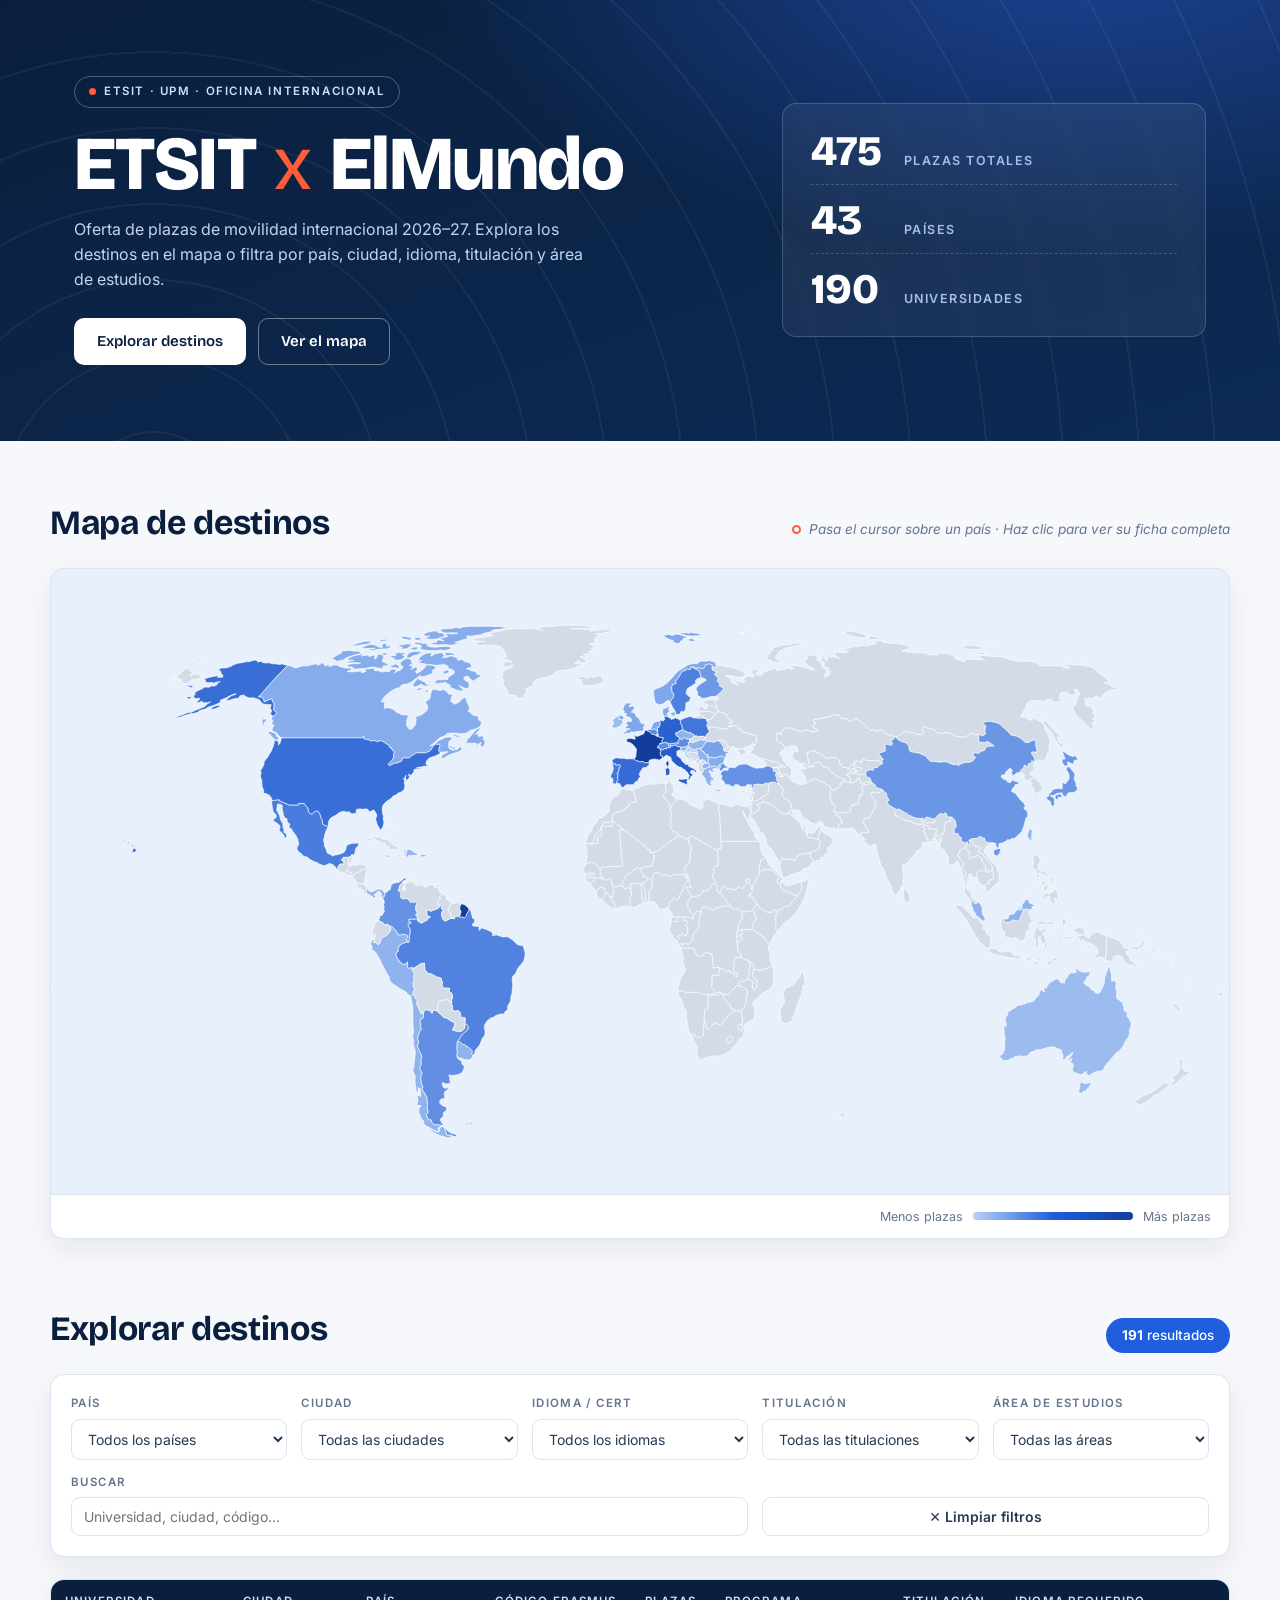
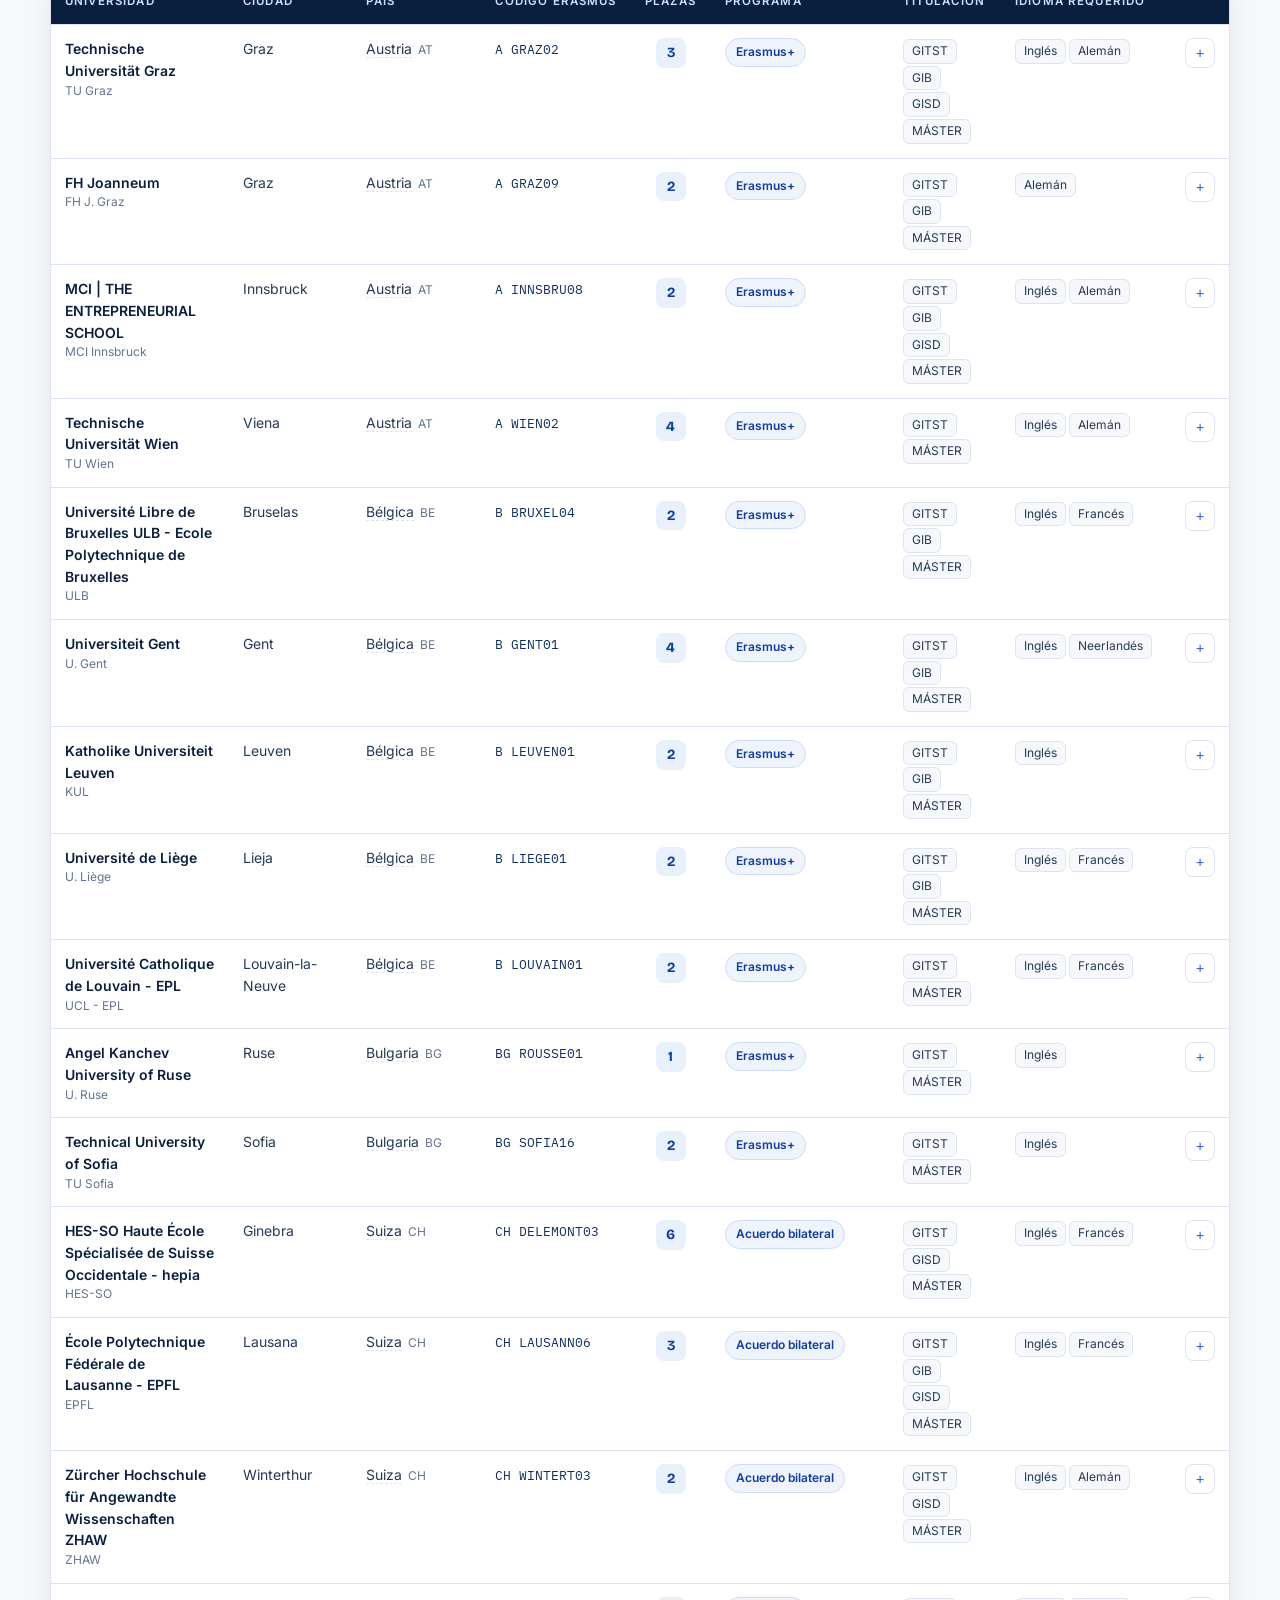
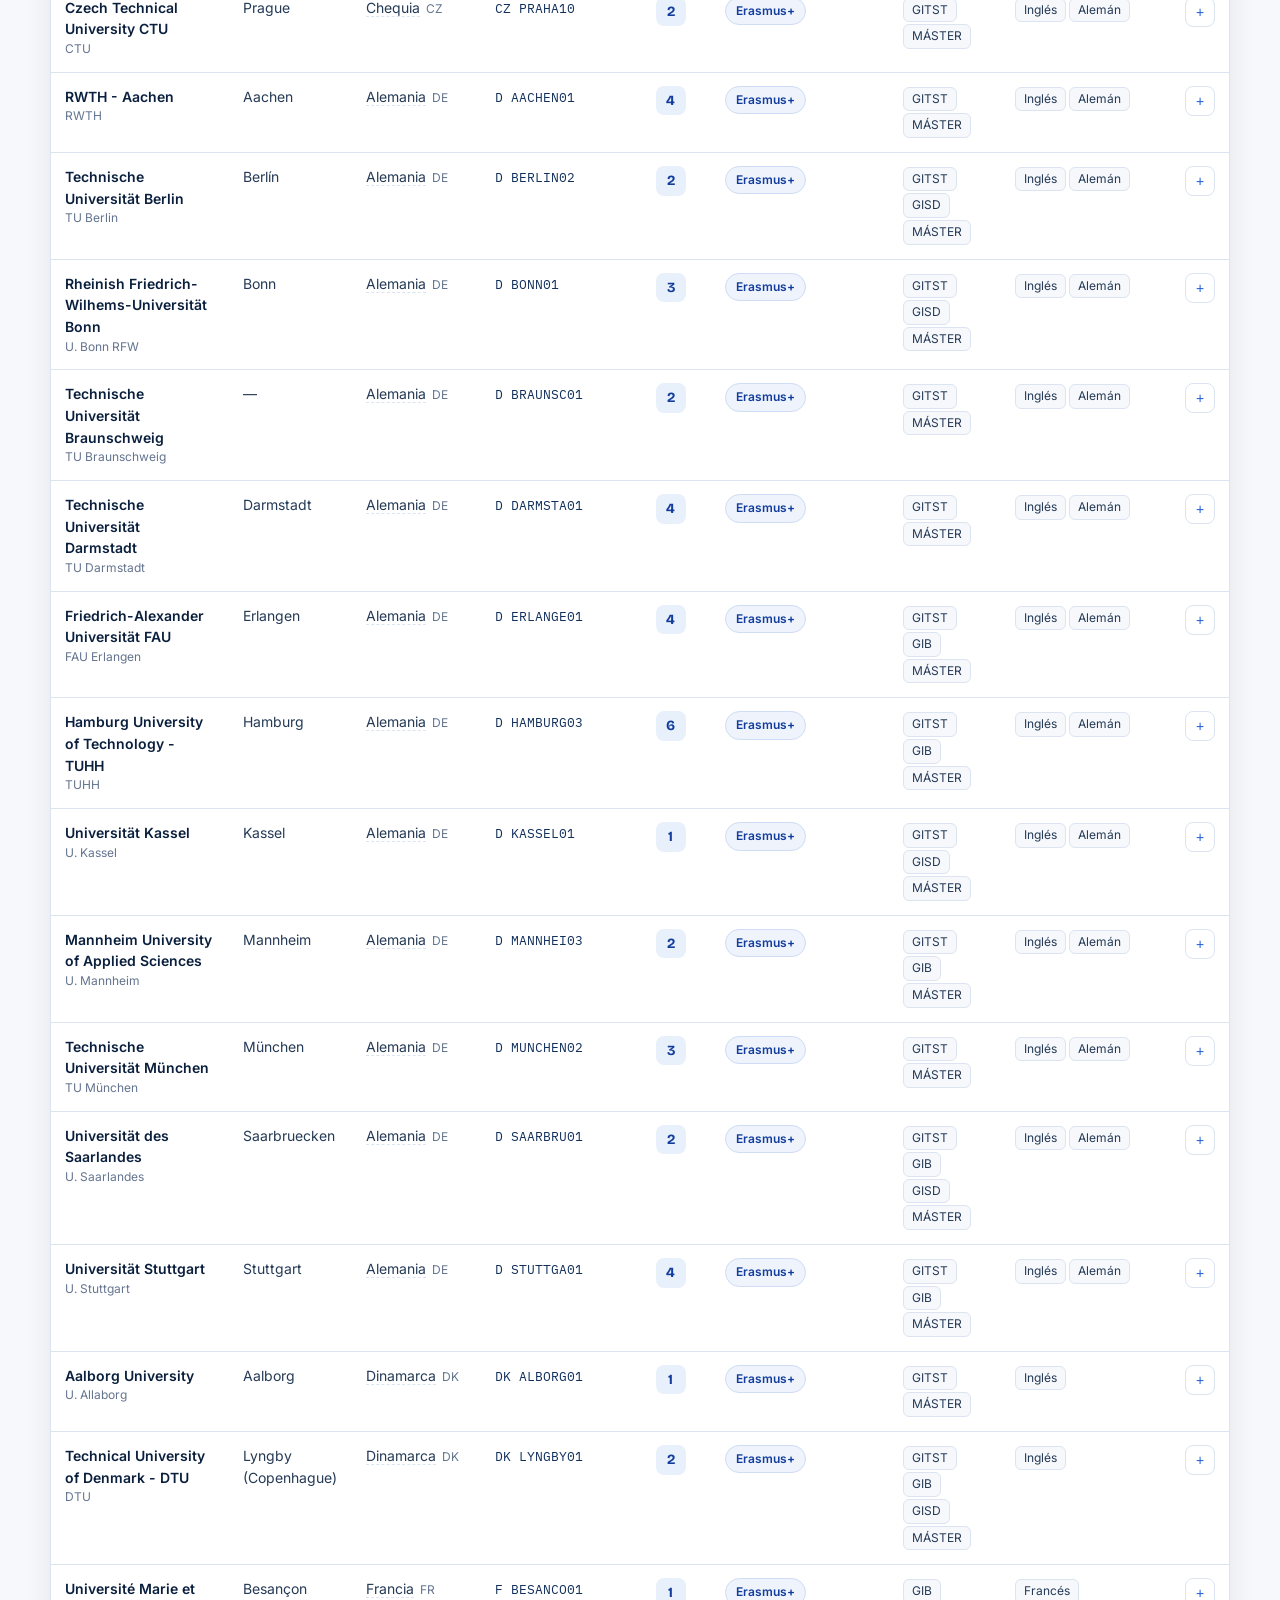
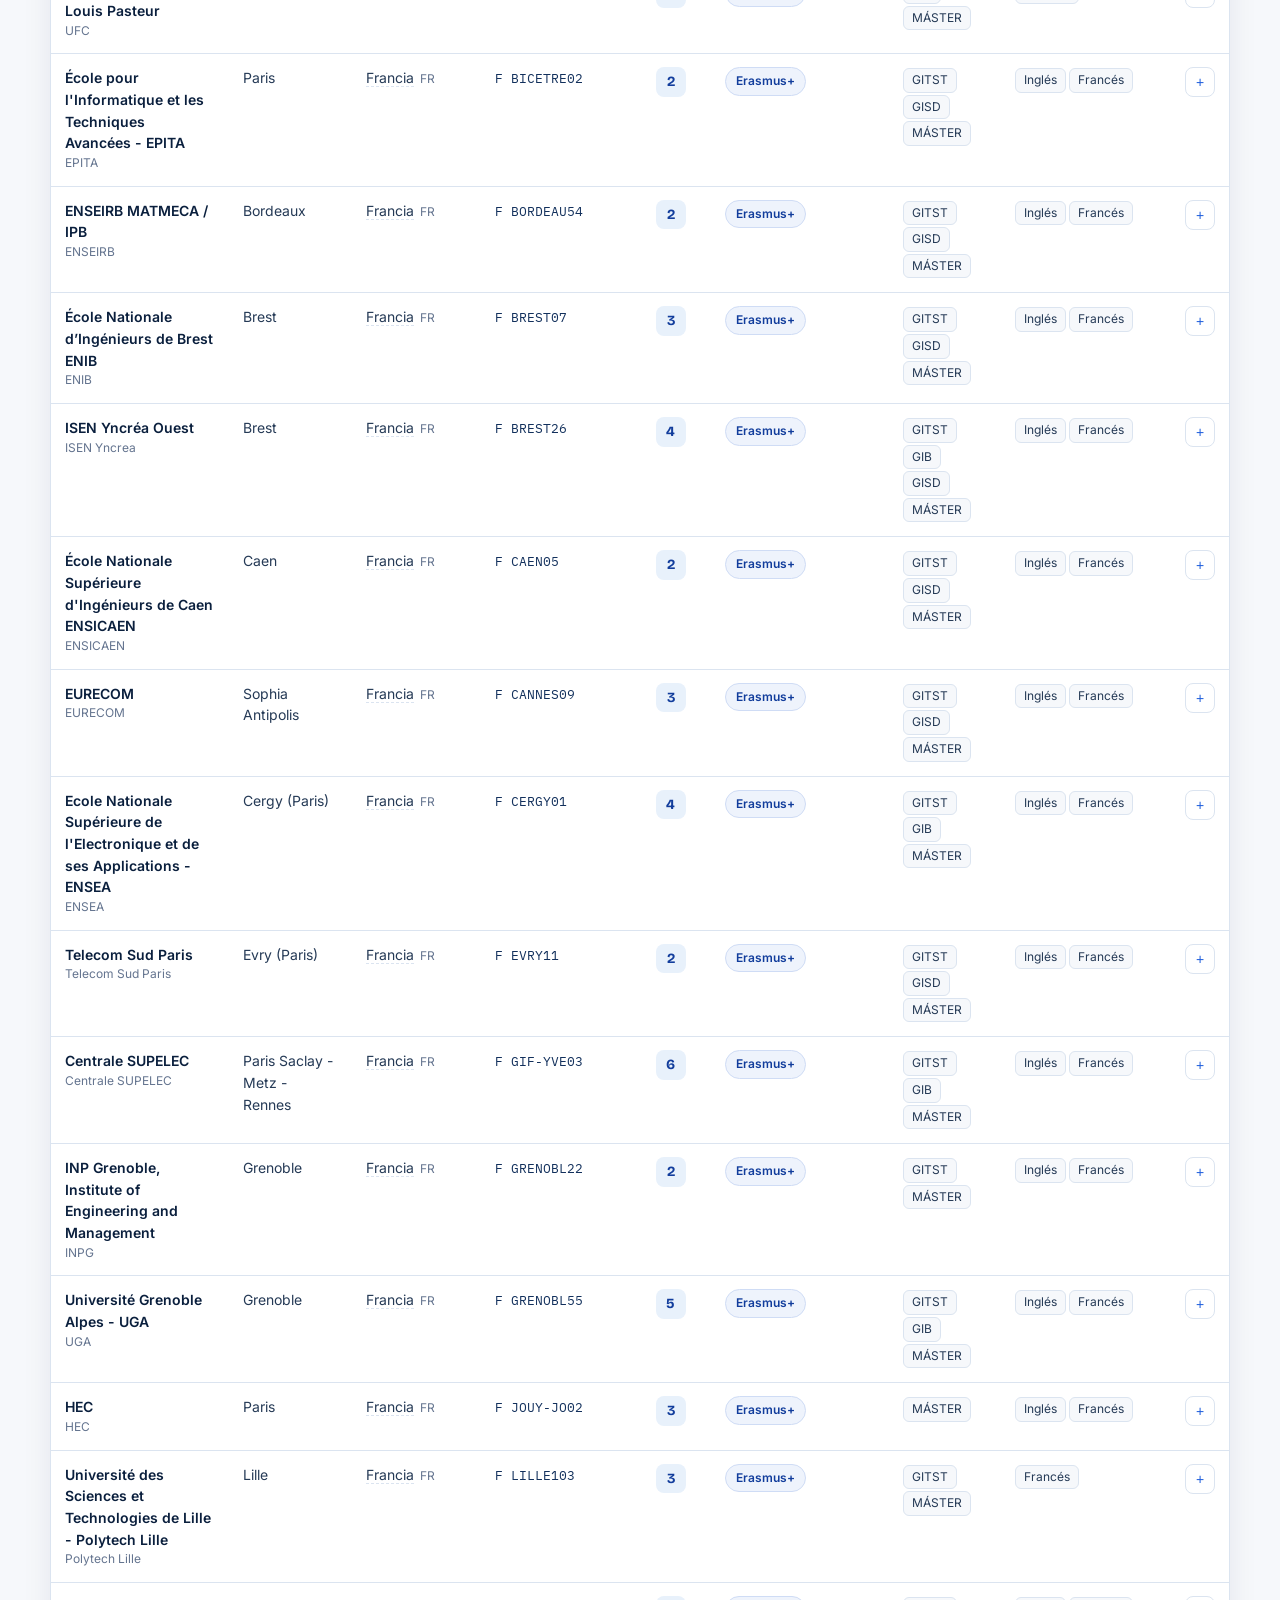
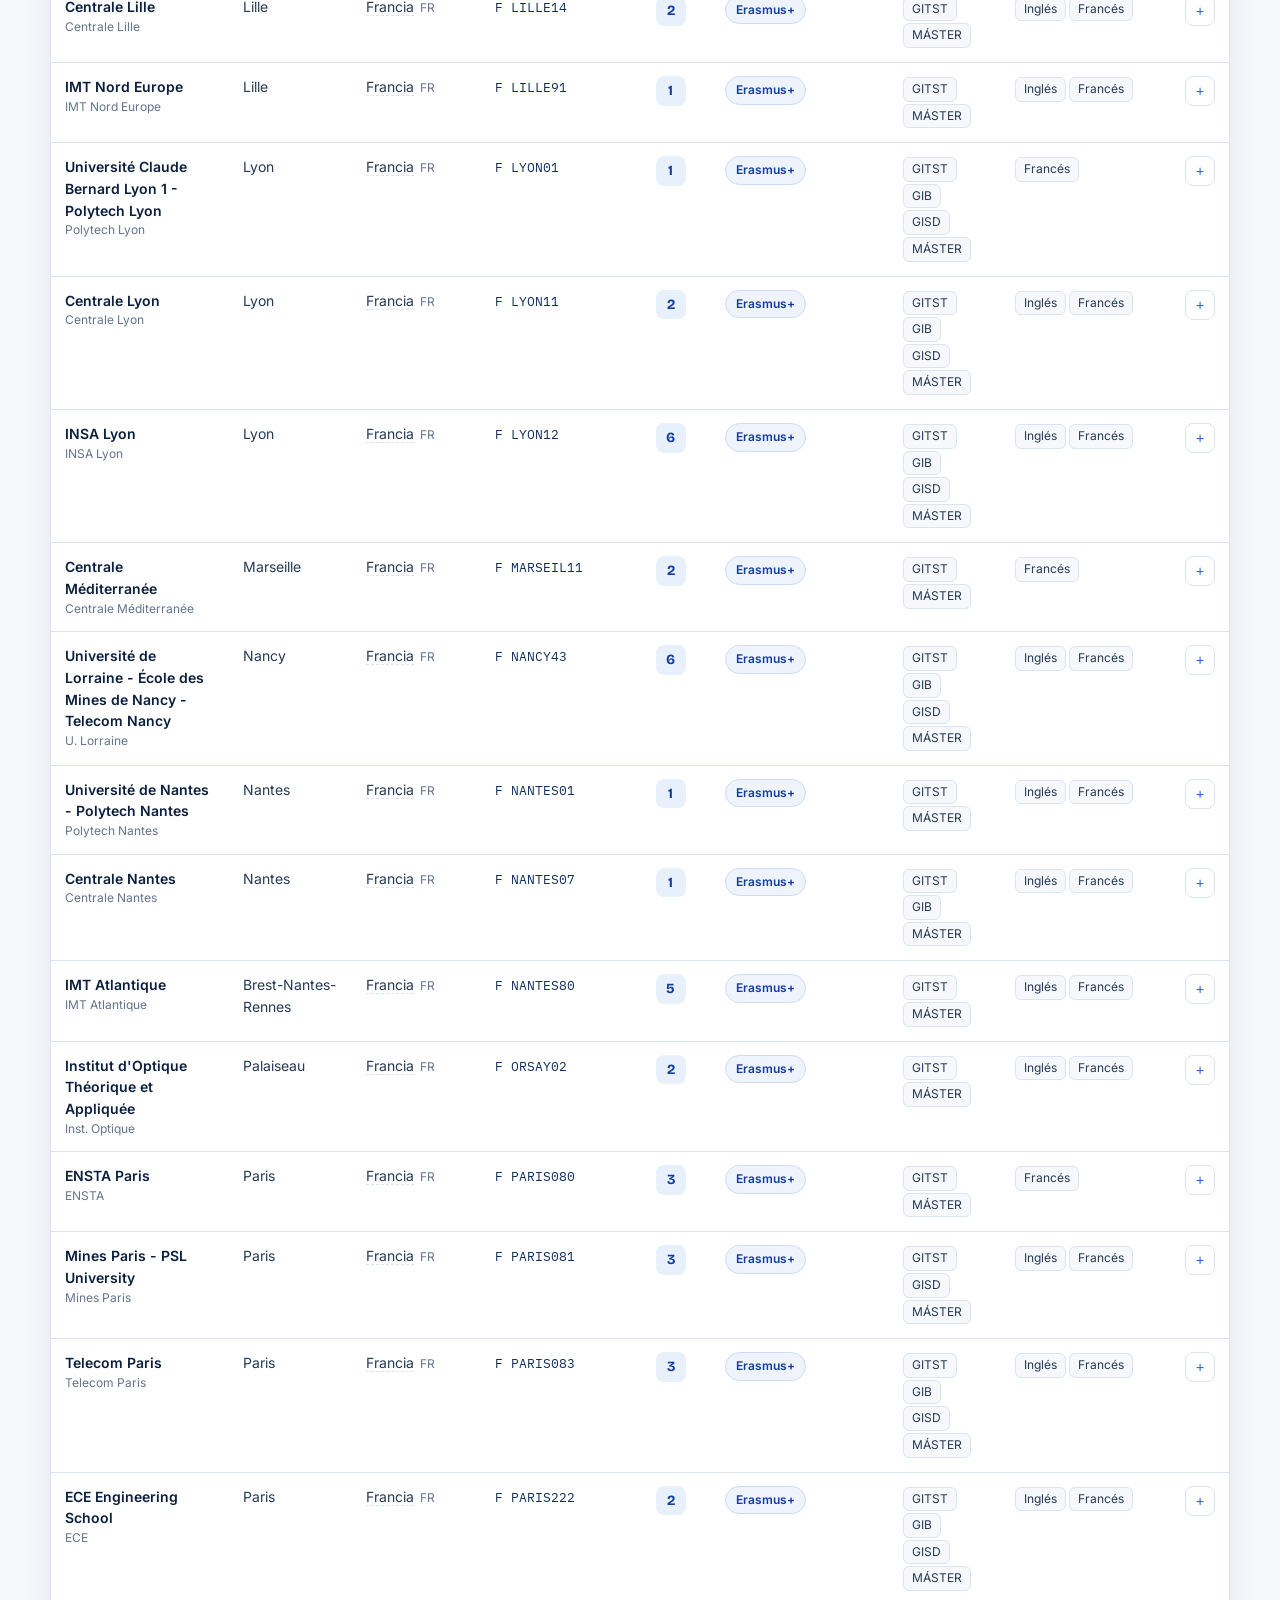
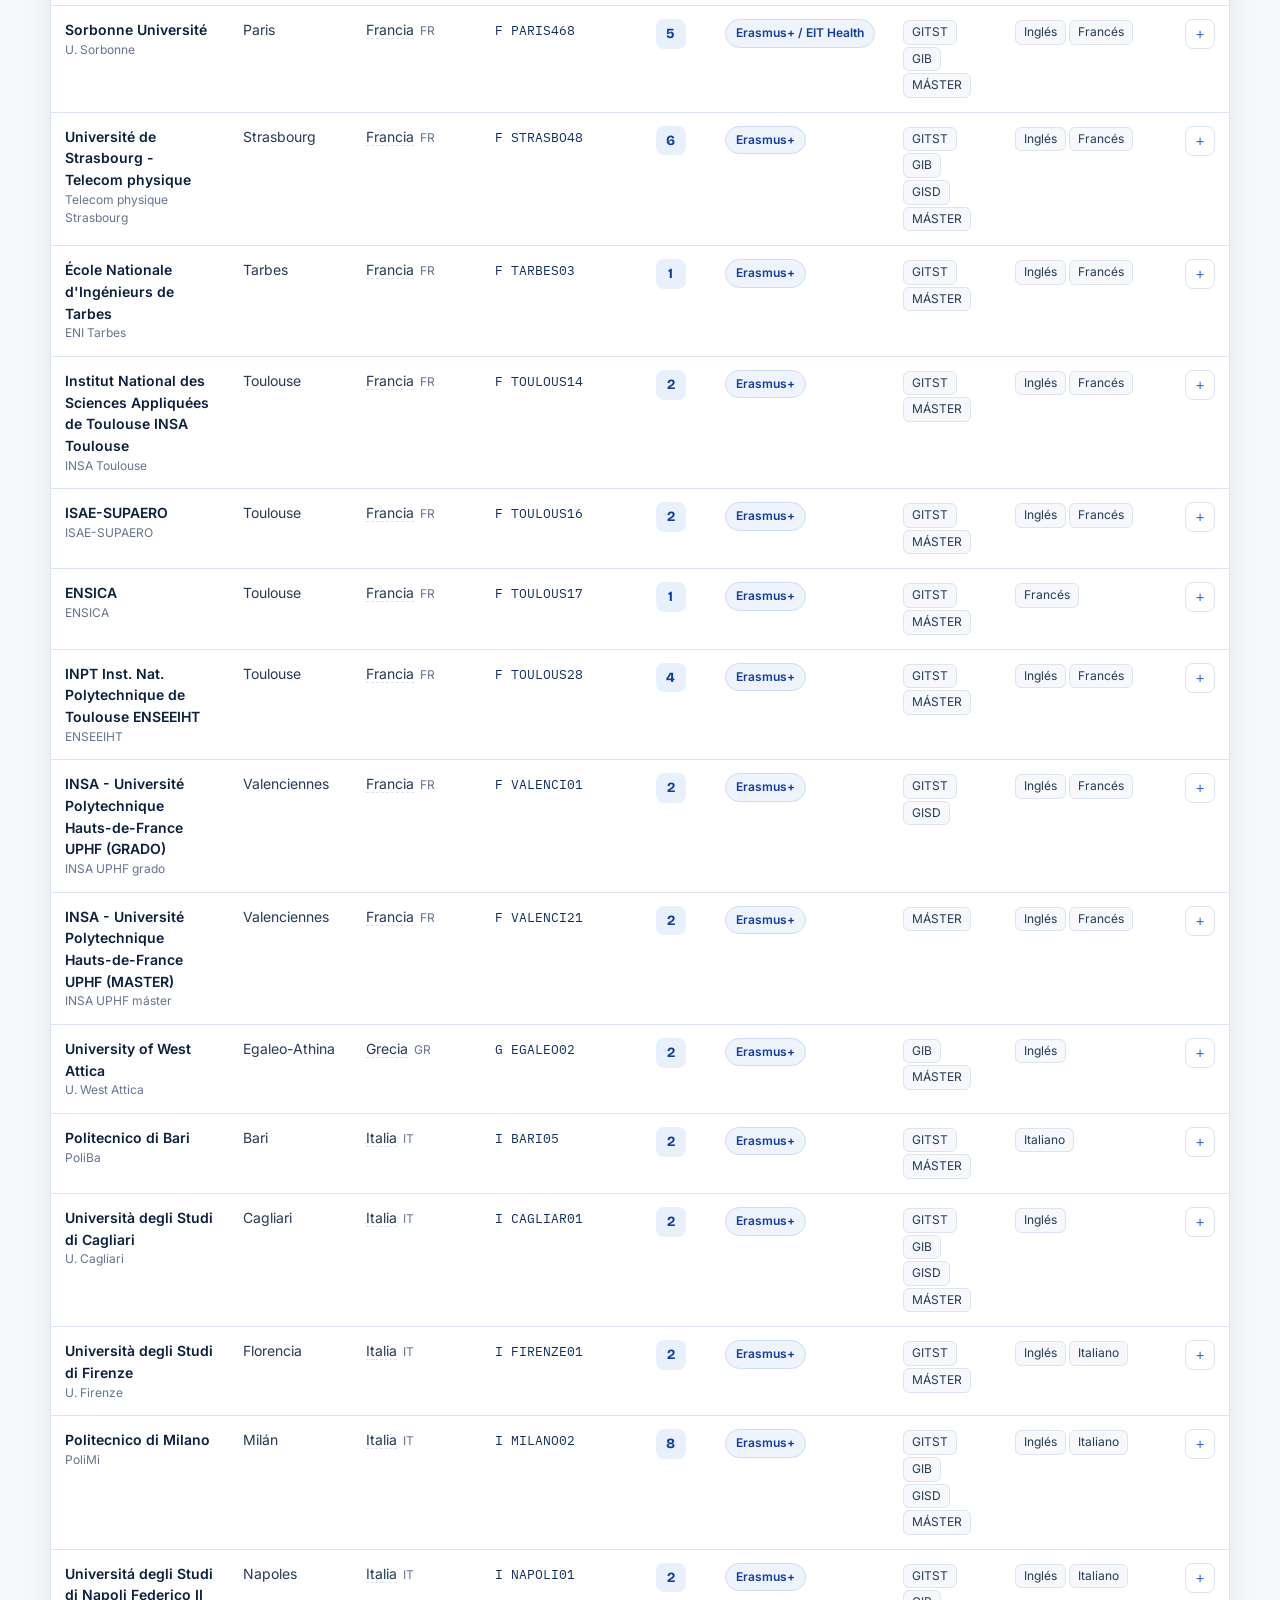
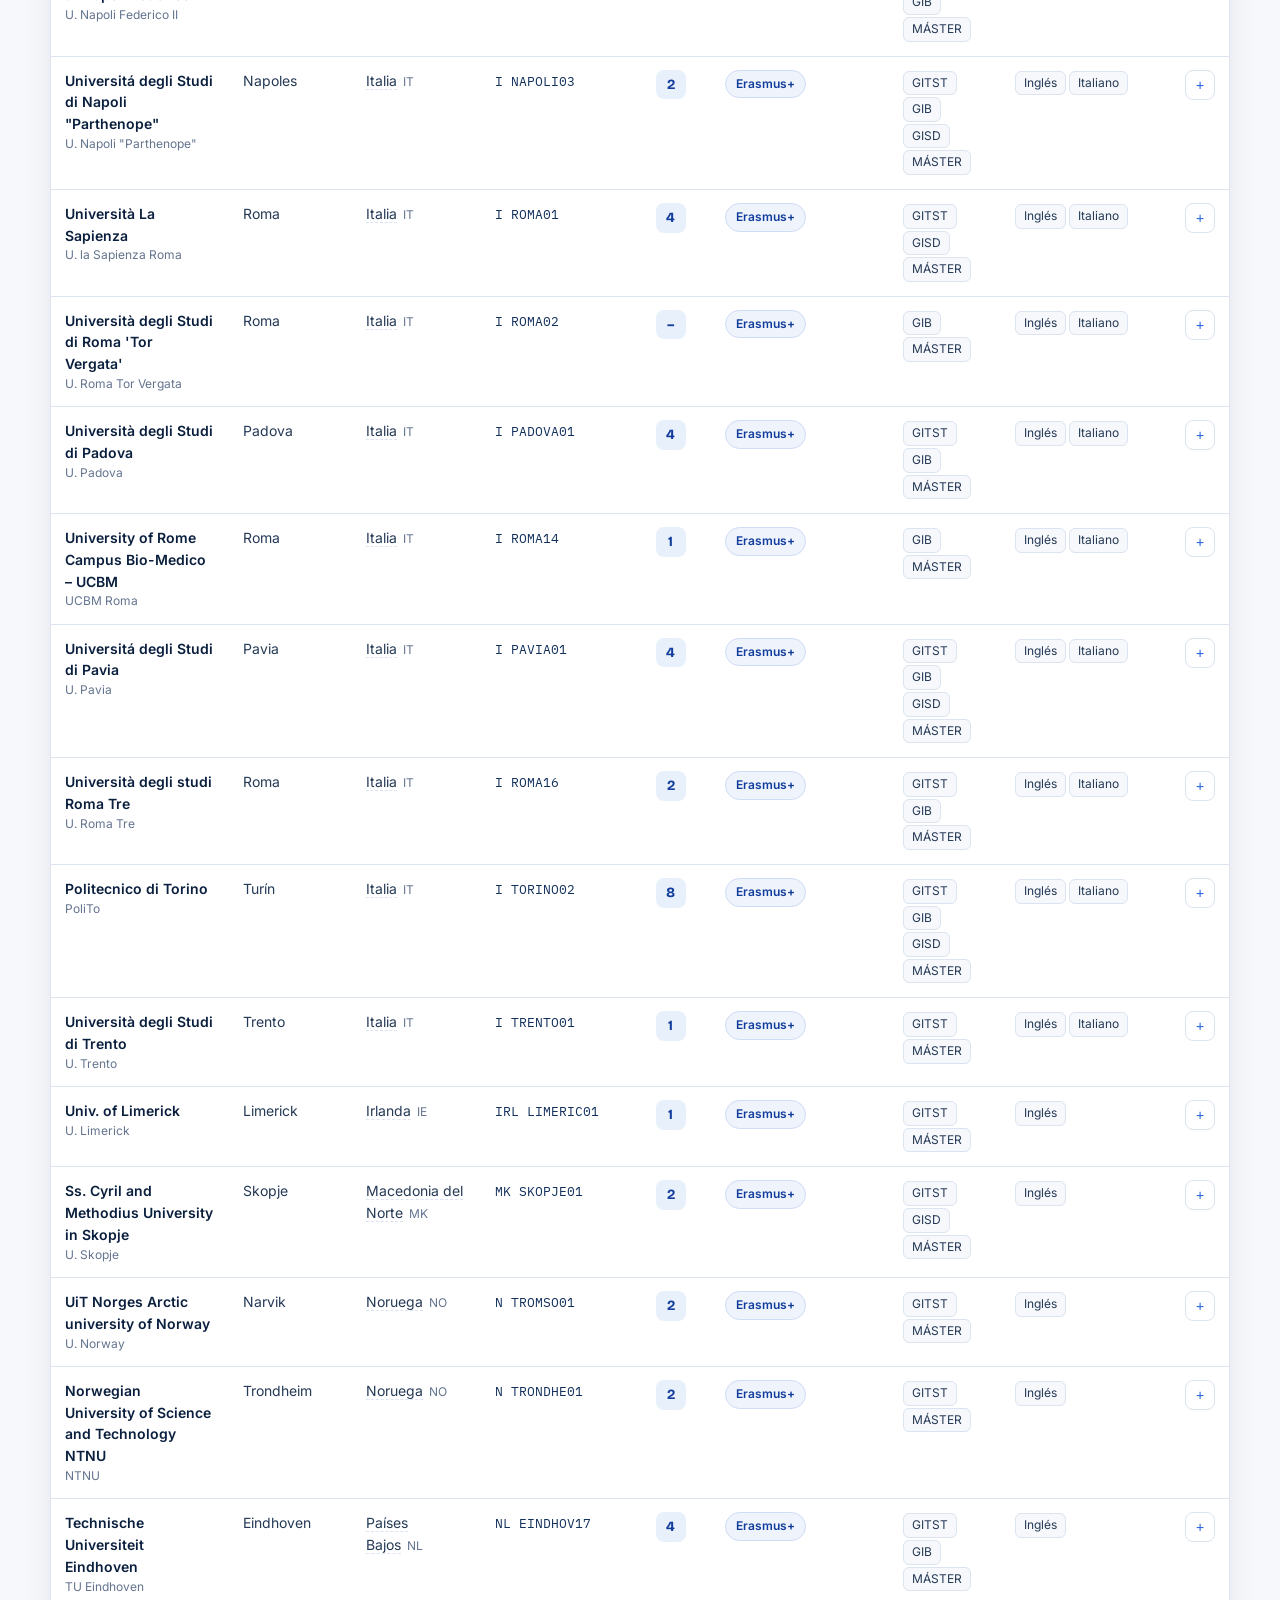
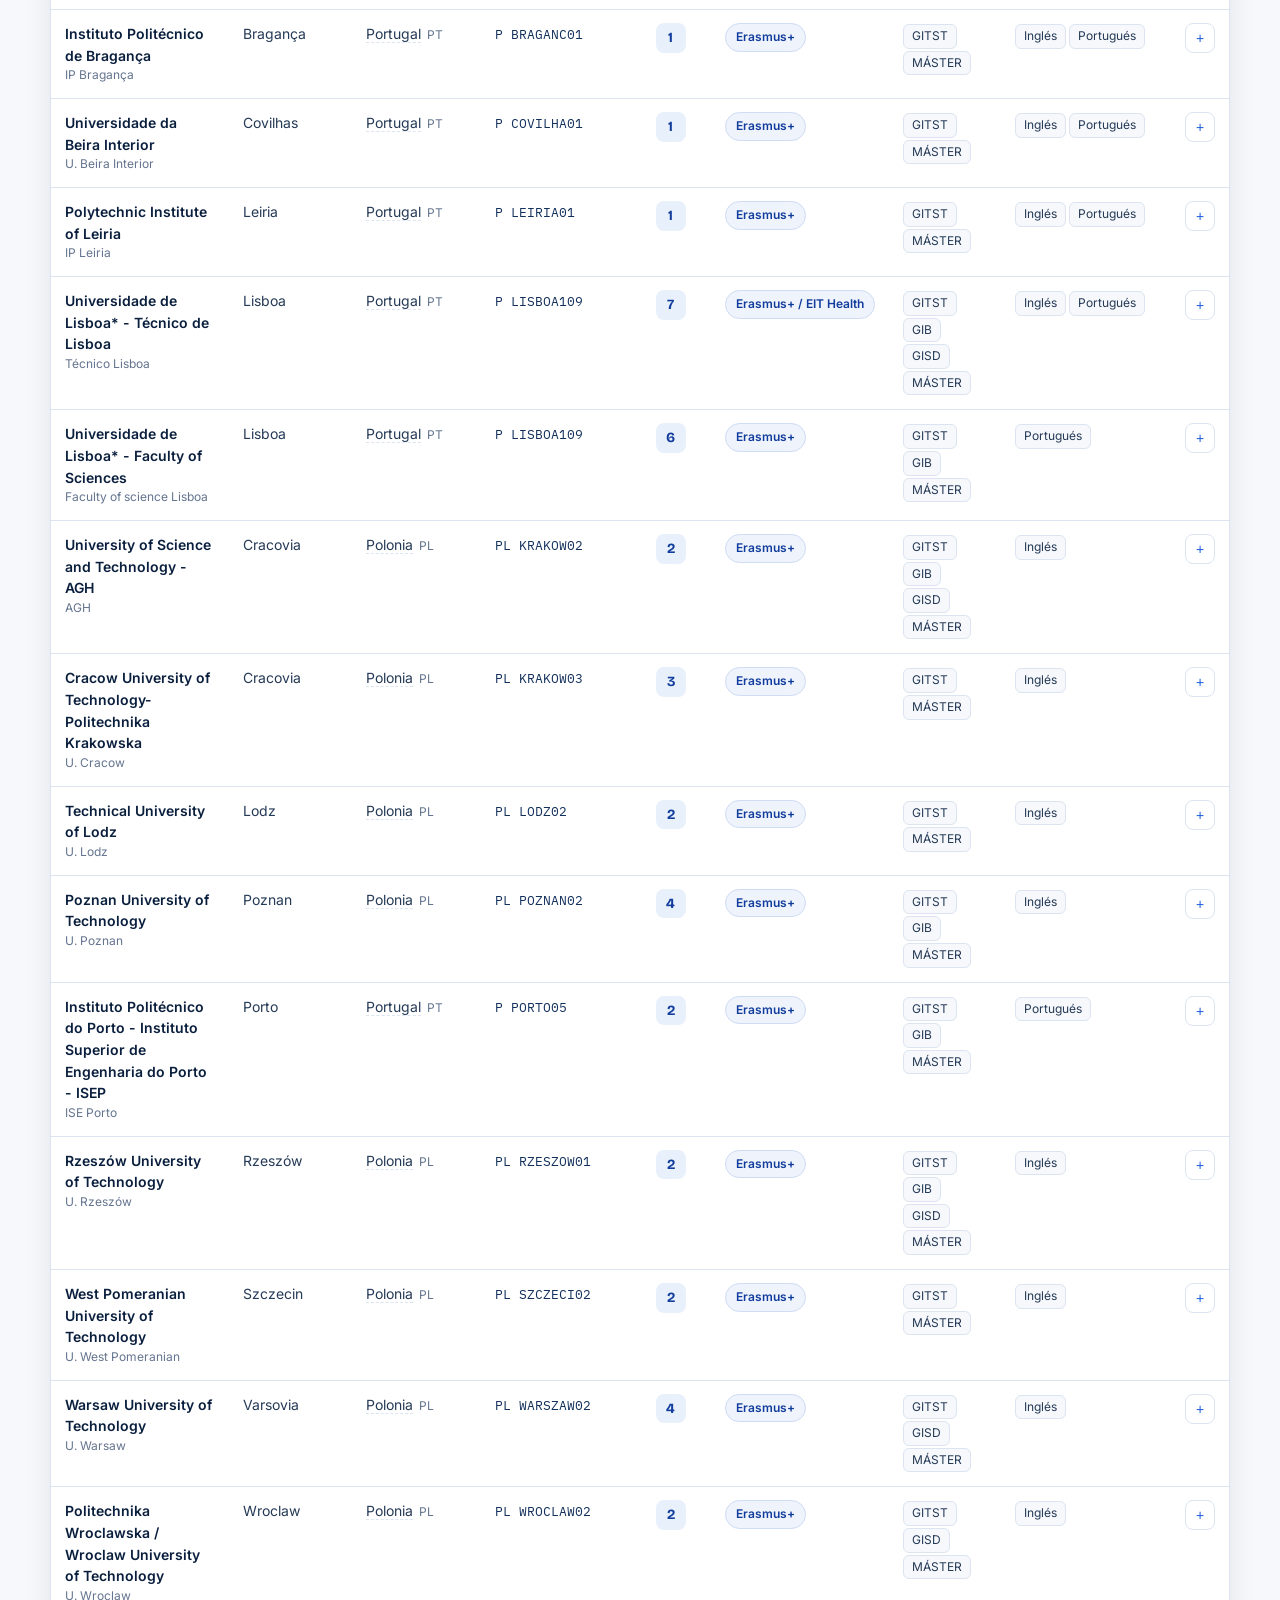
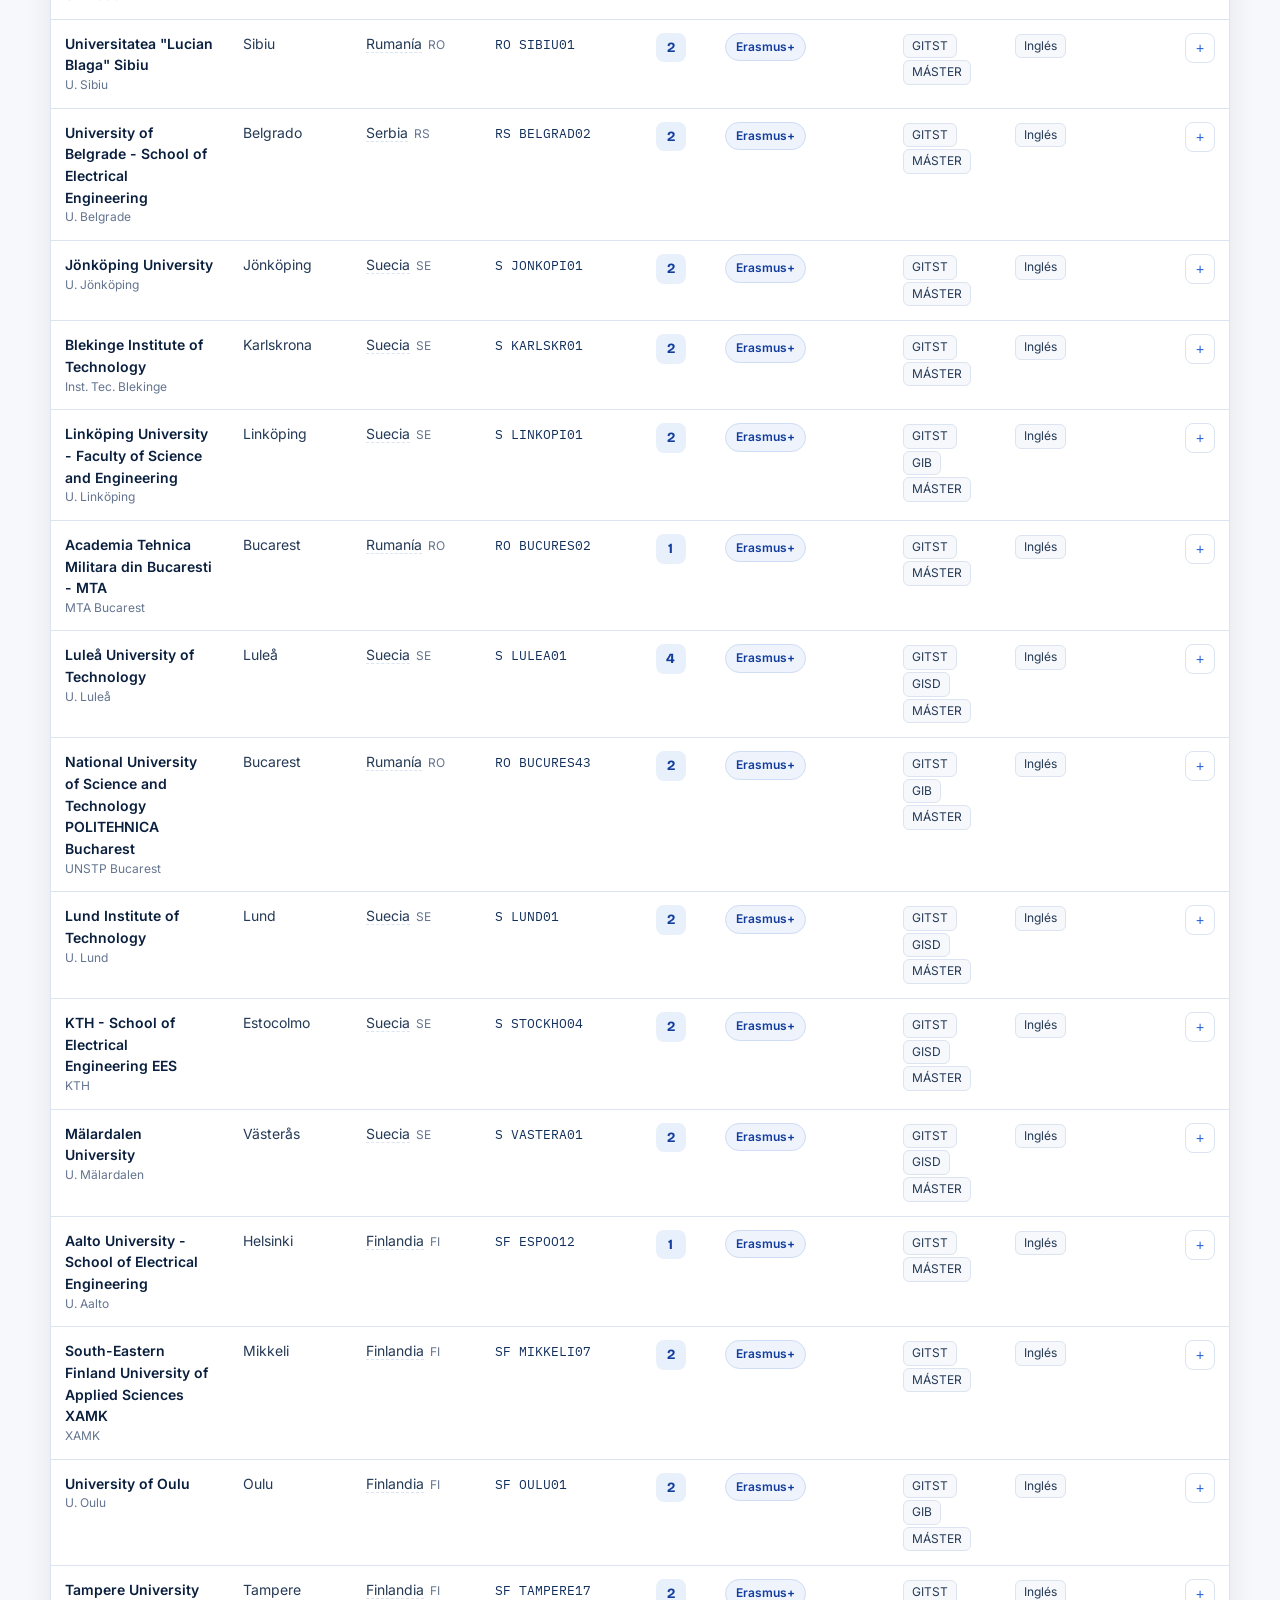
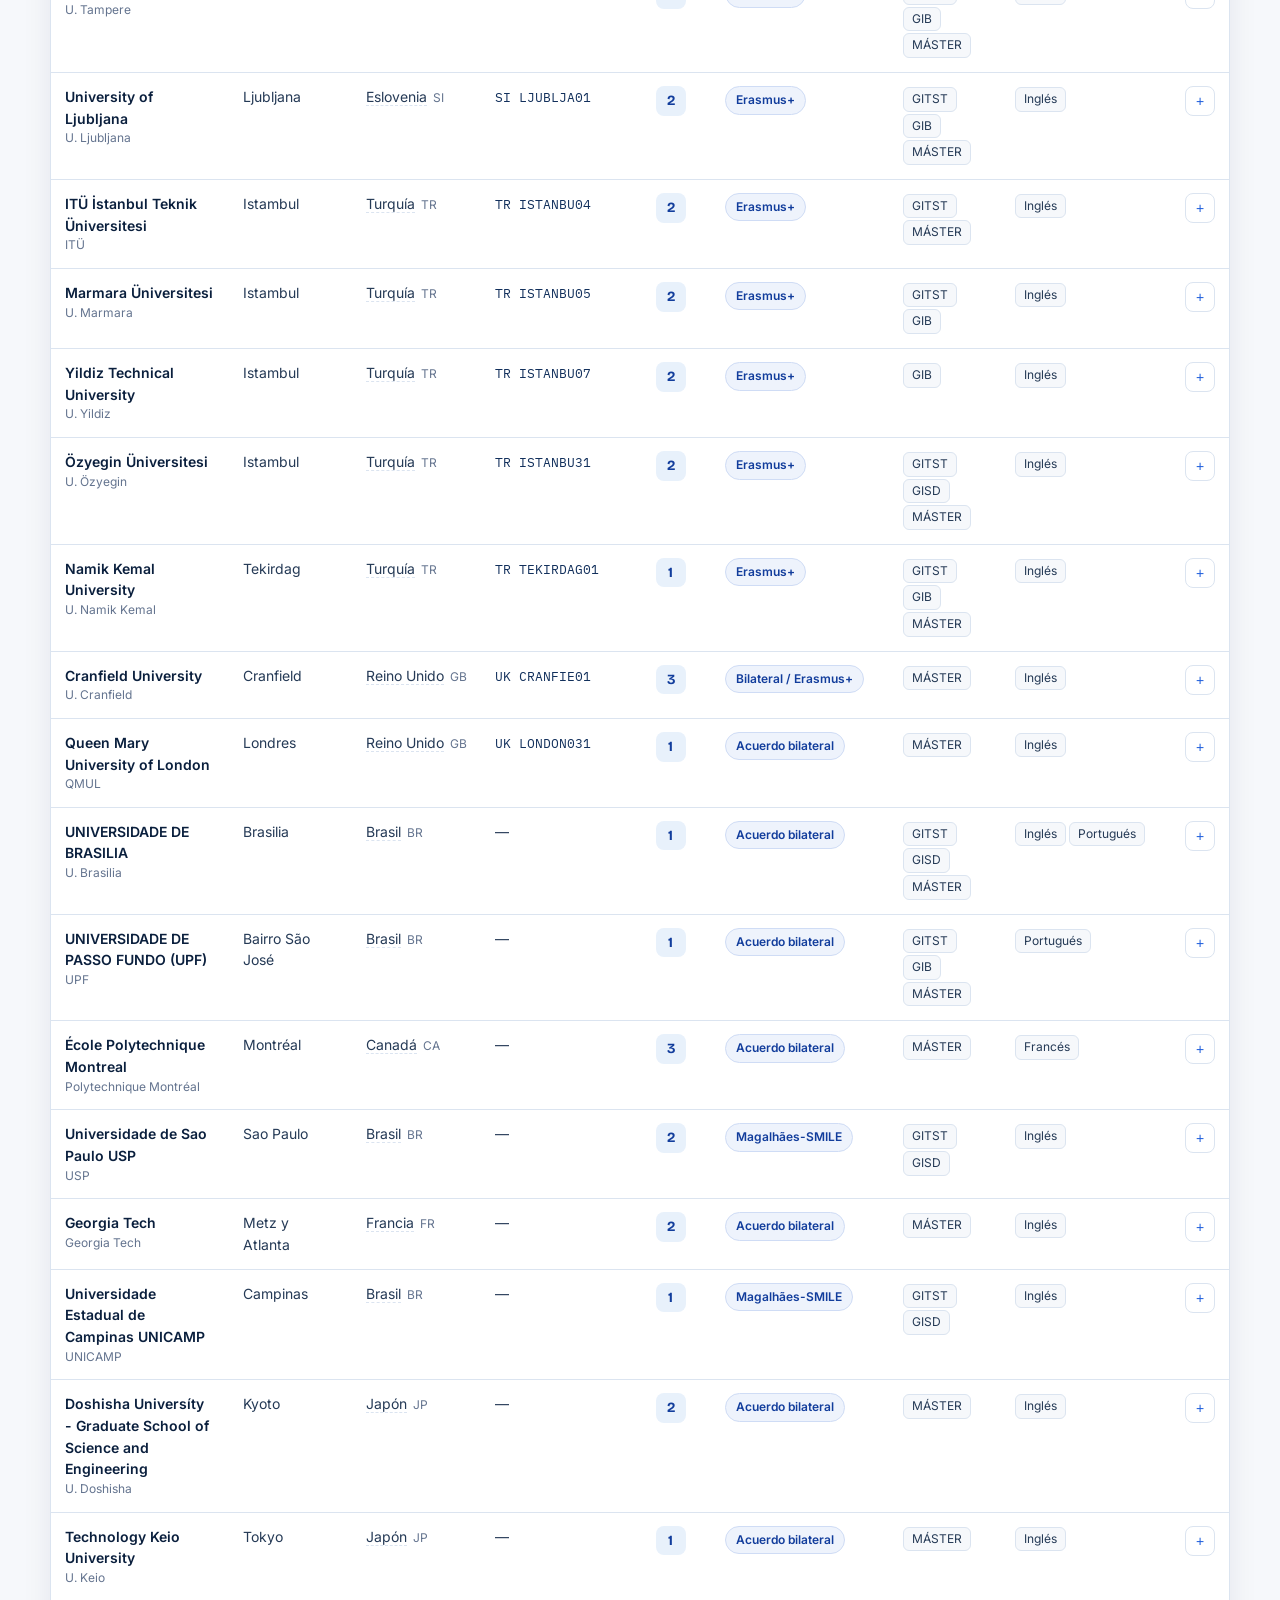
<file: index.html>
<!DOCTYPE html>
<html lang="es">
<head>
<meta charset="UTF-8">
<meta name="viewport" content="width=device-width, initial-scale=1.0">
<title>ETSIT x El Mundo · Movilidad internacional ETSIT-UPM</title>
<meta name="description" content="Mapa interactivo de la oferta de plazas de movilidad internacional (Erasmus+, bilaterales, Magalhães y SICUE) de la ETSIT-UPM.">
<link rel="preconnect" href="https://fonts.googleapis.com">
<link rel="preconnect" href="https://fonts.gstatic.com" crossorigin>
<link href="https://fonts.googleapis.com/css2?family=Bricolage+Grotesque:opsz,wght@12..96,400;12..96,600;12..96,700;12..96,800&family=Inter:wght@400;500;600&family=IBM+Plex+Mono:wght@400;500&display=swap" rel="stylesheet">
<link rel="stylesheet" href="assets/app.css">
</head>
<body>

<header class="hero">
  <div class="hero__signal" aria-hidden="true"></div>
  <div class="wrap hero__grid">
    <div class="hero__left">
      <p class="eyebrow"><span class="eyebrow__dot"></span>ETSIT · UPM · Oficina Internacional</p>
      <h1 class="hero__title">ETSIT <span class="hero__x">x</span> ElMundo</h1>
      <p class="hero__sub">Oferta de plazas de movilidad internacional 2026–27. Explora los destinos en el mapa o filtra por país, ciudad, idioma, titulación y área de estudios.</p>
      <div class="hero__actions">
        <a class="btn btn--solid" href="#explorador">Explorar destinos</a>
        <a class="btn btn--ghost" href="#mapa">Ver el mapa</a>
      </div>
    </div>
    <dl class="hero__stats" id="statPanel">
      <div><dt id="statPlazas">–</dt><dd>plazas totales</dd></div>
      <div><dt id="statPaises">–</dt><dd>países</dd></div>
      <div><dt id="statUnis">–</dt><dd>universidades</dd></div>
    </dl>
  </div>
</header>

<main>
  <section class="wrap section" id="mapa">
    <div class="section__head">
      <h2>Mapa de destinos</h2>
      <p class="hint"><span class="hint__pulse"></span>Pasa el cursor sobre un país · Haz clic para ver su ficha completa</p>
    </div>
    <figure class="map-card">
      <div id="map"><p class="map-fallback" id="mapFallback" hidden>El mapa no se ha podido cargar, pero puedes seguir explorando los destinos con los filtros de abajo.</p></div>
      <figcaption class="map-legend">
        <span>Menos plazas</span>
        <span class="map-legend__ramp" aria-hidden="true"></span>
        <span>Más plazas</span>
      </figcaption>
    </figure>
  </section>

  <section class="wrap section" id="explorador">
    <div class="section__head">
      <h2>Explorar destinos</h2>
      <p class="count-pill"><strong id="resultCount">0</strong>&nbsp;resultados</p>
    </div>

    <div class="filters" role="search" aria-label="Filtros de destinos">
      <label class="filter">
        <span>País</span>
        <select id="fPais"><option value="">Todos los países</option></select>
      </label>
      <label class="filter">
        <span>Ciudad</span>
        <select id="fCiudad"><option value="">Todas las ciudades</option></select>
      </label>
      <label class="filter">
        <span>Idioma / CERT</span>
        <select id="fIdioma"><option value="">Todos los idiomas</option></select>
      </label>
      <label class="filter">
        <span>Titulación</span>
        <select id="fTitulacion"><option value="">Todas las titulaciones</option></select>
      </label>
      <label class="filter">
        <span>Área de estudios</span>
        <select id="fArea"><option value="">Todas las áreas</option></select>
      </label>
      <label class="filter filter--search">
        <span>Buscar</span>
        <input type="search" id="fSearch" placeholder="Universidad, ciudad, código…">
      </label>
      <button class="btn btn--clear" id="btnClear" type="button">✕&nbsp;Limpiar filtros</button>
    </div>

    <div class="table-scroll">
      <table class="results" aria-live="polite">
        <thead>
          <tr>
            <th>Universidad</th>
            <th>Ciudad</th>
            <th>País</th>
            <th>Código Erasmus</th>
            <th class="th-num">Plazas</th>
            <th>Programa</th>
            <th>Titulación</th>
            <th>Idioma requerido</th>
            <th class="th-more"><span class="sr-only">Detalles</span></th>
          </tr>
        </thead>
        <tbody id="resultBody"></tbody>
      </table>
    </div>
    <p class="empty" id="emptyMsg" hidden>No hay destinos que cumplan estos filtros. Prueba a quitar alguno con «Limpiar filtros».</p>
  </section>
</main>

<footer class="footer">
  <div class="wrap footer__grid">
    <p><strong>ETSIT x ElMundo</strong> · Oficina Internacional, ETS de Ingenieros de Telecomunicación, Universidad Politécnica de Madrid.</p>
    <p class="footer__note">Datos orientativos generados desde la oferta oficial de plazas. Confirma condiciones, plazos y requisitos de idioma con la Oficina Internacional antes de solicitar.</p>
  </div>
</footer>

<div class="tooltip" id="tooltip" role="tooltip" hidden></div>

<script src="assets/vendor/d3.min.js"></script>
<script src="assets/vendor/topojson-client.min.js"></script>
<script src="assets/world.js"></script>
<script src="assets/data.js"></script>
<script src="assets/app.js"></script>
</body>
</html>
</file>
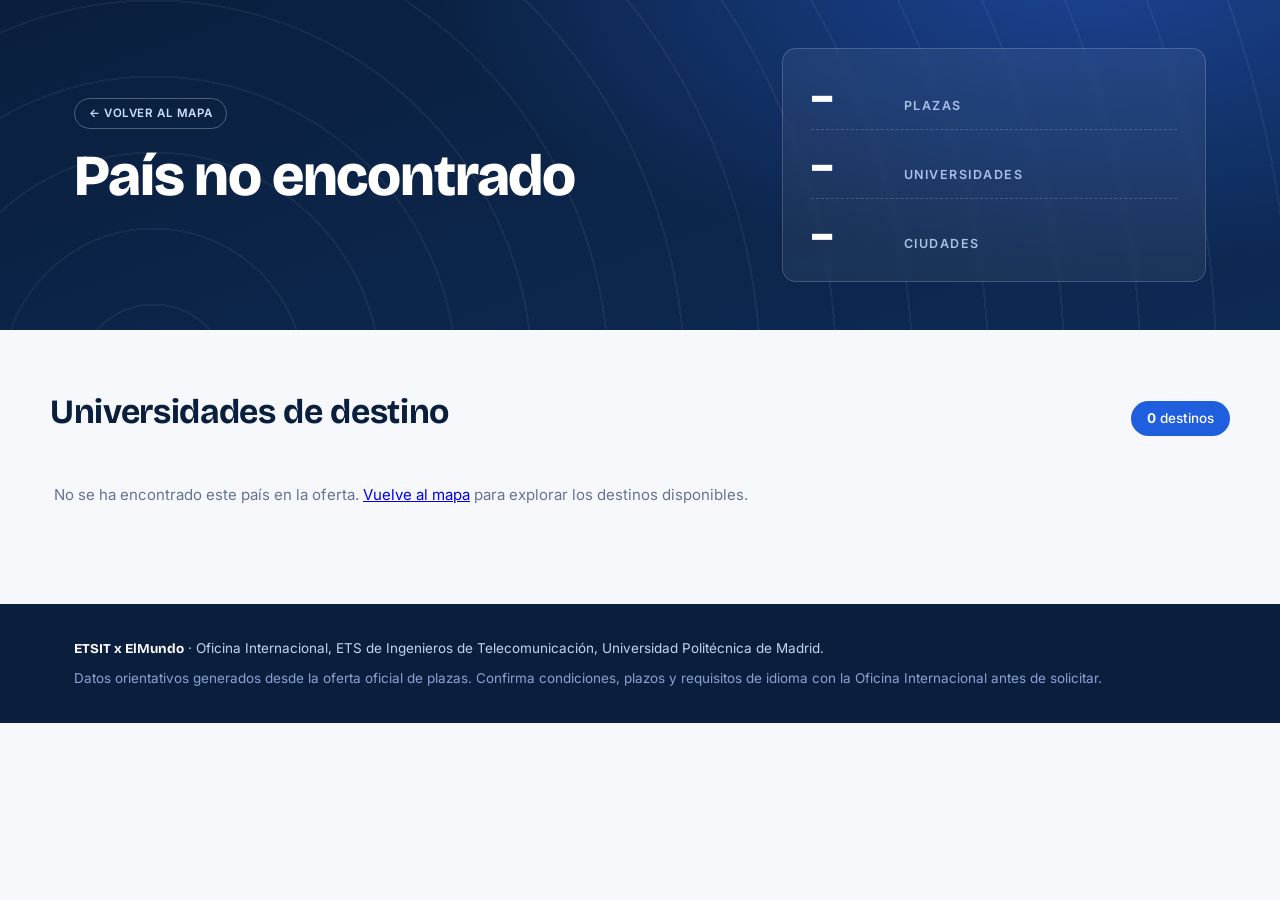
<file: country.html>
<!DOCTYPE html>
<html lang="es">
<head>
<meta charset="UTF-8">
<meta name="viewport" content="width=device-width, initial-scale=1.0">
<title>Ficha de país · ETSIT x ElMundo</title>
<meta name="description" content="Detalle de la oferta de plazas de movilidad internacional de la ETSIT-UPM en este país.">
<link rel="preconnect" href="https://fonts.googleapis.com">
<link rel="preconnect" href="https://fonts.gstatic.com" crossorigin>
<link href="https://fonts.googleapis.com/css2?family=Bricolage+Grotesque:opsz,wght@12..96,400;12..96,600;12..96,700;12..96,800&family=Inter:wght@400;500;600&family=IBM+Plex+Mono:wght@400;500&display=swap" rel="stylesheet">
<link rel="stylesheet" href="assets/app.css">
</head>
<body>

<header class="hero hero--compact">
  <div class="hero__signal" aria-hidden="true"></div>
  <div class="wrap hero__grid">
    <div class="hero__left">
      <p class="eyebrow"><a class="eyebrow__back" href="index.html">← Volver al mapa</a></p>
      <h1 class="hero__title hero__title--country" id="countryName">País</h1>
      <p class="hero__sub" id="countryCities"></p>
    </div>
    <dl class="hero__stats">
      <div><dt id="cStatPlazas">–</dt><dd>plazas</dd></div>
      <div><dt id="cStatUnis">–</dt><dd>universidades</dd></div>
      <div><dt id="cStatCiudades">–</dt><dd>ciudades</dd></div>
    </dl>
  </div>
</header>

<main>
  <section class="wrap section">
    <div class="section__head">
      <h2>Universidades de destino</h2>
      <p class="count-pill"><strong id="resultCount">0</strong>&nbsp;destinos</p>
    </div>
    <div id="cards" class="uni-cards"></div>
    <p class="empty" id="emptyMsg" hidden>No se ha encontrado este país en la oferta. <a href="index.html">Vuelve al mapa</a> para explorar los destinos disponibles.</p>
  </section>
</main>

<footer class="footer">
  <div class="wrap footer__grid">
    <p><strong>ETSIT x ElMundo</strong> · Oficina Internacional, ETS de Ingenieros de Telecomunicación, Universidad Politécnica de Madrid.</p>
    <p class="footer__note">Datos orientativos generados desde la oferta oficial de plazas. Confirma condiciones, plazos y requisitos de idioma con la Oficina Internacional antes de solicitar.</p>
  </div>
</footer>

<script src="assets/data.js"></script>
<script src="assets/country.js"></script>
</body>
</html>
</file>
<file: assets/app.css>
/* ============================================================
   ETSIT x ElMundo — assets/app.css
   Paleta: tinta marino + escala de azules + acento naranja señal
   Tipos:  Bricolage Grotesque (display) · Inter (cuerpo) · IBM Plex Mono (datos)
   ============================================================ */

:root {
  --ink: #0a1f3d;          /* marino profundo (hero, texto fuerte) */
  --ink-2: #12305c;        /* marino medio */
  --blue: #1f5edc;         /* azul corporativo / interacción */
  --blue-deep: #123d9c;    /* extremo oscuro del coropleta */
  --sky: #e8f1fb;          /* océano del mapa / lavados */
  --paper: #f6f8fb;        /* fondo de página */
  --card: #ffffff;
  --line: #dbe4f0;
  --text: #253a56;
  --muted: #64748f;
  --accent: #ff5c39;       /* naranja señal — SOLO interacción y avisos */
  --no-data: #d3dbe6;      /* países sin oferta */
  --radius: 14px;
  --shadow: 0 10px 30px rgba(10, 31, 61, .08);
  --font-display: "Bricolage Grotesque", "Segoe UI", system-ui, sans-serif;
  --font-body: "Inter", "Segoe UI", system-ui, sans-serif;
  --font-mono: "IBM Plex Mono", ui-monospace, "Cascadia Mono", monospace;
}

* { box-sizing: border-box; }
html { scroll-behavior: smooth; }
@media (prefers-reduced-motion: reduce) {
  html { scroll-behavior: auto; }
  *, *::before, *::after { animation: none !important; transition: none !important; }
}

body {
  margin: 0;
  font-family: var(--font-body);
  font-size: 15px;
  line-height: 1.55;
  color: var(--text);
  background: var(--paper);
}

.wrap { max-width: 1180px; margin: 0 auto; padding: 0 24px; }
.sr-only {
  position: absolute; width: 1px; height: 1px;
  clip: rect(0 0 0 0); overflow: hidden; white-space: nowrap;
}

/* ---------- Hero ---------- */
.hero {
  position: relative;
  overflow: hidden;
  color: #fff;
  background:
    radial-gradient(1100px 500px at 85% -10%, #1c4394 0%, transparent 60%),
    linear-gradient(160deg, var(--ink) 0%, #0d2a55 100%);
}
/* arcos de señal: motivo radioeléctrico que emana del logo */
.hero__signal {
  position: absolute; inset: 0;
  background:
    repeating-radial-gradient(circle at 12% 115%,
      transparent 0 74px,
      rgba(255, 255, 255, .05) 74px 76px);
  pointer-events: none;
}
.hero__grid {
  position: relative;
  display: grid;
  grid-template-columns: 1.4fr .9fr;
  gap: 48px;
  align-items: center;
  padding-top: 76px;
  padding-bottom: 76px;
}
.eyebrow {
  display: inline-flex; align-items: center; gap: 8px;
  margin: 0 0 18px;
  padding: 6px 14px;
  border: 1px solid rgba(255, 255, 255, .28);
  border-radius: 999px;
  font-size: 11.5px;
  font-weight: 600;
  letter-spacing: .14em;
  text-transform: uppercase;
  color: #cfe0ff;
}
.eyebrow__dot {
  width: 7px; height: 7px; border-radius: 50%;
  background: var(--accent);
  box-shadow: 0 0 0 0 rgba(255, 92, 57, .6);
  animation: ping 2.4s ease-out infinite;
}
@keyframes ping {
  0% { box-shadow: 0 0 0 0 rgba(255, 92, 57, .55); }
  70% { box-shadow: 0 0 0 12px rgba(255, 92, 57, 0); }
  100% { box-shadow: 0 0 0 0 rgba(255, 92, 57, 0); }
}
.hero__title {
  margin: 0 0 14px;
  font-family: var(--font-display);
  font-weight: 800;
  font-size: clamp(44px, 6.4vw, 76px);
  line-height: 1.02;
  letter-spacing: -.02em;
}
.hero__x { color: var(--accent); font-weight: 400; padding: 0 .06em; }
.hero__sub {
  margin: 0 0 26px;
  max-width: 52ch;
  color: #c5d4ee;
  font-size: 16px;
}
.hero__actions { display: flex; gap: 12px; flex-wrap: wrap; }

.btn {
  display: inline-block;
  padding: 11px 22px;
  border-radius: 10px;
  border: 1px solid transparent;
  font-family: var(--font-display);
  font-weight: 600;
  font-size: 15px;
  text-decoration: none;
  cursor: pointer;
  transition: transform .15s ease, background .15s ease, border-color .15s ease;
}
.btn:focus-visible { outline: 3px solid var(--accent); outline-offset: 2px; }
.btn--solid { background: #fff; color: var(--ink); }
.btn--solid:hover { transform: translateY(-1px); }
.btn--ghost { border-color: rgba(255, 255, 255, .4); color: #fff; }
.btn--ghost:hover { border-color: #fff; }

.hero__stats {
  display: grid;
  gap: 14px;
  margin: 0;
  padding: 26px 28px;
  border: 1px solid rgba(255, 255, 255, .18);
  border-radius: var(--radius);
  background: rgba(255, 255, 255, .06);
  backdrop-filter: blur(4px);
}
.hero__stats div {
  display: flex; align-items: baseline; gap: 12px;
  padding-bottom: 12px;
  border-bottom: 1px dashed rgba(255, 255, 255, .18);
}
.hero__stats div:last-child { border-bottom: 0; padding-bottom: 0; }
.hero__stats dt {
  margin: 0;
  font-family: var(--font-display);
  font-weight: 800;
  font-size: 42px;
  line-height: 1;
  color: #fff;
  min-width: 3ch;
}
.hero__stats dd {
  margin: 0;
  font-size: 12.5px;
  font-weight: 600;
  letter-spacing: .12em;
  text-transform: uppercase;
  color: #a9bfe6;
}

/* ---------- Secciones ---------- */
.section { padding: 56px 0 8px; }
.section__head {
  display: flex; align-items: baseline; justify-content: space-between;
  gap: 16px; flex-wrap: wrap;
  margin-bottom: 18px;
}
.section__head h2 {
  margin: 0;
  font-family: var(--font-display);
  font-weight: 700;
  font-size: clamp(26px, 3vw, 34px);
  letter-spacing: -.01em;
  color: var(--ink);
}
.hint {
  display: inline-flex; align-items: center; gap: 8px;
  margin: 0;
  color: var(--muted);
  font-size: 13.5px;
  font-style: italic;
}
.hint__pulse {
  width: 9px; height: 9px; border-radius: 50%;
  border: 2px solid var(--accent);
}
.count-pill {
  margin: 0;
  padding: 7px 16px;
  border-radius: 999px;
  background: var(--blue);
  color: #fff;
  font-size: 13.5px;
  font-weight: 500;
}

/* ---------- Mapa ---------- */
.map-card {
  margin: 0;
  background: var(--sky);
  border: 1px solid var(--line);
  border-radius: var(--radius);
  box-shadow: var(--shadow);
  overflow: hidden;
}
#map { display: block; width: 100%; }
#map svg { display: block; width: 100%; height: auto; }
.country { transition: fill .15s ease; }
.country--offer { cursor: pointer; }
.country--offer:hover,
.country--active {
  stroke: var(--accent);
  stroke-width: 1.4;
}
.map-legend {
  display: flex; align-items: center; justify-content: flex-end; gap: 10px;
  padding: 12px 18px;
  background: #fff;
  border-top: 1px solid var(--line);
  font-size: 12.5px;
  color: var(--muted);
}
.map-legend__ramp {
  width: 160px; height: 8px; border-radius: 4px;
  background: linear-gradient(90deg, #b9d2f4, var(--blue), var(--blue-deep));
}

/* ---------- Tooltip ---------- */
.tooltip {
  position: fixed;
  z-index: 50;
  max-width: 280px;
  padding: 12px 14px;
  border-radius: 10px;
  background: var(--ink);
  color: #fff;
  font-size: 13px;
  line-height: 1.45;
  box-shadow: 0 12px 32px rgba(10, 31, 61, .35);
  pointer-events: none;
}
.tooltip h3 {
  margin: 0 0 4px;
  font-family: var(--font-display);
  font-size: 15px;
  font-weight: 700;
}
.tooltip .tt-line { color: #c5d4ee; }
.tooltip .tt-line strong { color: #fff; }
.tooltip .tt-cta {
  display: block; margin-top: 8px;
  color: var(--accent);
  font-size: 11.5px;
  font-weight: 600;
  letter-spacing: .08em;
  text-transform: uppercase;
}

/* ---------- Filtros ---------- */
.filters {
  display: grid;
  grid-template-columns: repeat(5, 1fr);
  gap: 14px;
  padding: 20px;
  margin-bottom: 22px;
  background: var(--card);
  border: 1px solid var(--line);
  border-radius: var(--radius);
  box-shadow: var(--shadow);
}
.filter { display: flex; flex-direction: column; gap: 6px; }
.filter > span {
  font-size: 11.5px;
  font-weight: 600;
  letter-spacing: .12em;
  text-transform: uppercase;
  color: var(--muted);
}
.filter select,
.filter input {
  width: 100%;
  padding: 10px 12px;
  border: 1px solid var(--line);
  border-radius: 9px;
  background: #fff;
  font-family: var(--font-body);
  font-size: 14px;
  color: var(--text);
}
.filter select:focus-visible,
.filter input:focus-visible,
.btn--clear:focus-visible,
.row-toggle:focus-visible {
  outline: 3px solid var(--blue);
  outline-offset: 1px;
}
.filter--search { grid-column: span 3; }
.btn--clear {
  grid-column: span 2;
  align-self: end;
  padding: 10px 16px;
  border: 1px solid var(--line);
  border-radius: 9px;
  background: #fff;
  color: var(--text);
  font-family: var(--font-body);
  font-size: 14px;
  cursor: pointer;
}
.btn--clear:hover { border-color: var(--accent); color: var(--accent); }

/* ---------- Tabla de resultados ---------- */
.table-scroll {
  overflow-x: auto;
  background: var(--card);
  border: 1px solid var(--line);
  border-radius: var(--radius);
  box-shadow: var(--shadow);
}
.results { width: 100%; border-collapse: collapse; min-width: 900px; }
.results th {
  position: sticky; top: 0;
  padding: 13px 14px;
  background: var(--ink);
  color: #cfe0ff;
  text-align: left;
  font-size: 11.5px;
  font-weight: 600;
  letter-spacing: .1em;
  text-transform: uppercase;
  white-space: nowrap;
}
.results .th-num { text-align: center; }
.results td {
  padding: 13px 14px;
  border-top: 1px solid var(--line);
  vertical-align: top;
  font-size: 14px;
}
.results tbody tr.row-main:hover { background: #f2f6fd; }
.uni-name { font-weight: 600; color: var(--ink); }
.uni-alias { display: block; font-size: 12px; color: var(--muted); }
.code { font-family: var(--font-mono); font-size: 12.5px; color: var(--ink-2); white-space: nowrap; }
.pais-tag { color: var(--muted); font-size: 12px; margin-left: 6px; }
.plazas-chip {
  display: inline-block;
  min-width: 30px;
  padding: 4px 8px;
  border-radius: 8px;
  background: var(--sky);
  color: var(--blue-deep);
  font-family: var(--font-display);
  font-weight: 700;
  font-size: 14px;
  text-align: center;
}
.prog-chip {
  display: inline-block;
  padding: 4px 10px;
  border-radius: 999px;
  background: #eef3fc;
  border: 1px solid #cfdcf5;
  color: var(--blue-deep);
  font-size: 12px;
  font-weight: 600;
  white-space: nowrap;
}
.mini-chip {
  display: inline-block;
  margin: 1px 3px 1px 0;
  padding: 2px 8px;
  border-radius: 6px;
  background: var(--paper);
  border: 1px solid var(--line);
  font-size: 12px;
  white-space: nowrap;
}
.row-toggle {
  border: 1px solid var(--line);
  border-radius: 8px;
  background: #fff;
  width: 30px; height: 30px;
  font-size: 14px;
  color: var(--blue);
  cursor: pointer;
  transition: transform .15s ease;
}
.row-toggle[aria-expanded="true"] { transform: rotate(45deg); border-color: var(--accent); color: var(--accent); }
.row-detail td {
  background: #fbfcfe;
  font-size: 13.5px;
  color: var(--text);
}
.row-detail h4 {
  margin: 0 0 4px;
  font-size: 11.5px;
  font-weight: 600;
  letter-spacing: .1em;
  text-transform: uppercase;
  color: var(--muted);
}
.row-detail .detail-grid {
  display: grid;
  grid-template-columns: 1fr 1fr;
  gap: 14px 28px;
}
.row-detail p { margin: 0 0 8px; white-space: pre-line; }
.empty {
  margin: 26px 4px;
  color: var(--muted);
  font-size: 15px;
}

/* ---------- Footer ---------- */
.footer {
  margin-top: 64px;
  padding: 34px 0;
  background: var(--ink);
  color: #c5d4ee;
  font-size: 13.5px;
}
.footer__grid { display: grid; gap: 8px; }
.footer strong { color: #fff; font-family: var(--font-display); }
.footer__note { color: #8ba3cf; margin: 0; }
.footer p { margin: 0; }

/* ---------- Responsive ---------- */
@media (max-width: 960px) {
  .hero__grid { grid-template-columns: 1fr; padding-top: 56px; padding-bottom: 56px; }
  .hero__stats { grid-template-columns: repeat(3, 1fr); }
  .hero__stats div { flex-direction: column; gap: 4px; border-bottom: 0; padding: 0; }
  .filters { grid-template-columns: repeat(2, 1fr); }
  .filter--search { grid-column: span 2; }
  .btn--clear { grid-column: span 2; }
}
@media (max-width: 560px) {
  .hero__stats { grid-template-columns: 1fr; }
  .filters { grid-template-columns: 1fr; }
  .filter--search, .btn--clear { grid-column: span 1; }
  .section { padding-top: 40px; }
}

/* ---------- Ficha de país (country.html) ---------- */
.hero--compact .hero__grid { padding-top: 48px; padding-bottom: 48px; }
.hero__title--country { font-size: clamp(36px, 5vw, 58px); }
.eyebrow__back { color: #cfe0ff; text-decoration: none; letter-spacing: .05em; }
.eyebrow__back:hover { color: #fff; }
.map-fallback { padding: 40px 24px; margin: 0; text-align: center; color: var(--muted); }
.pais-link { color: inherit; text-decoration: none; border-bottom: 1px dashed var(--line); }
.pais-link:hover { color: var(--blue); border-color: var(--blue); }

.uni-cards {
  display: grid;
  grid-template-columns: repeat(2, 1fr);
  gap: 18px;
}
.uni-card {
  background: var(--card);
  border: 1px solid var(--line);
  border-radius: var(--radius);
  box-shadow: var(--shadow);
  padding: 20px 22px;
}
.uni-card__head {
  display: flex; align-items: flex-start; justify-content: space-between; gap: 14px;
  padding-bottom: 12px;
  border-bottom: 1px solid var(--line);
  margin-bottom: 12px;
}
.uni-card__head h3 {
  margin: 0 0 2px;
  font-family: var(--font-display);
  font-size: 17px;
  font-weight: 700;
  color: var(--ink);
  line-height: 1.25;
}
.uni-card__meta { margin: 0; font-size: 13px; color: var(--muted); }
.plazas-chip--big { font-size: 18px; padding: 8px 12px; }
.uni-card__rows { display: grid; gap: 10px; }
.uni-card__row h4 {
  margin: 0 0 2px;
  font-size: 11px;
  font-weight: 600;
  letter-spacing: .1em;
  text-transform: uppercase;
  color: var(--muted);
}
.uni-card__row p { margin: 0; font-size: 13.5px; white-space: pre-line; }
@media (max-width: 760px) {
  .uni-cards { grid-template-columns: 1fr; }
}
</file>
